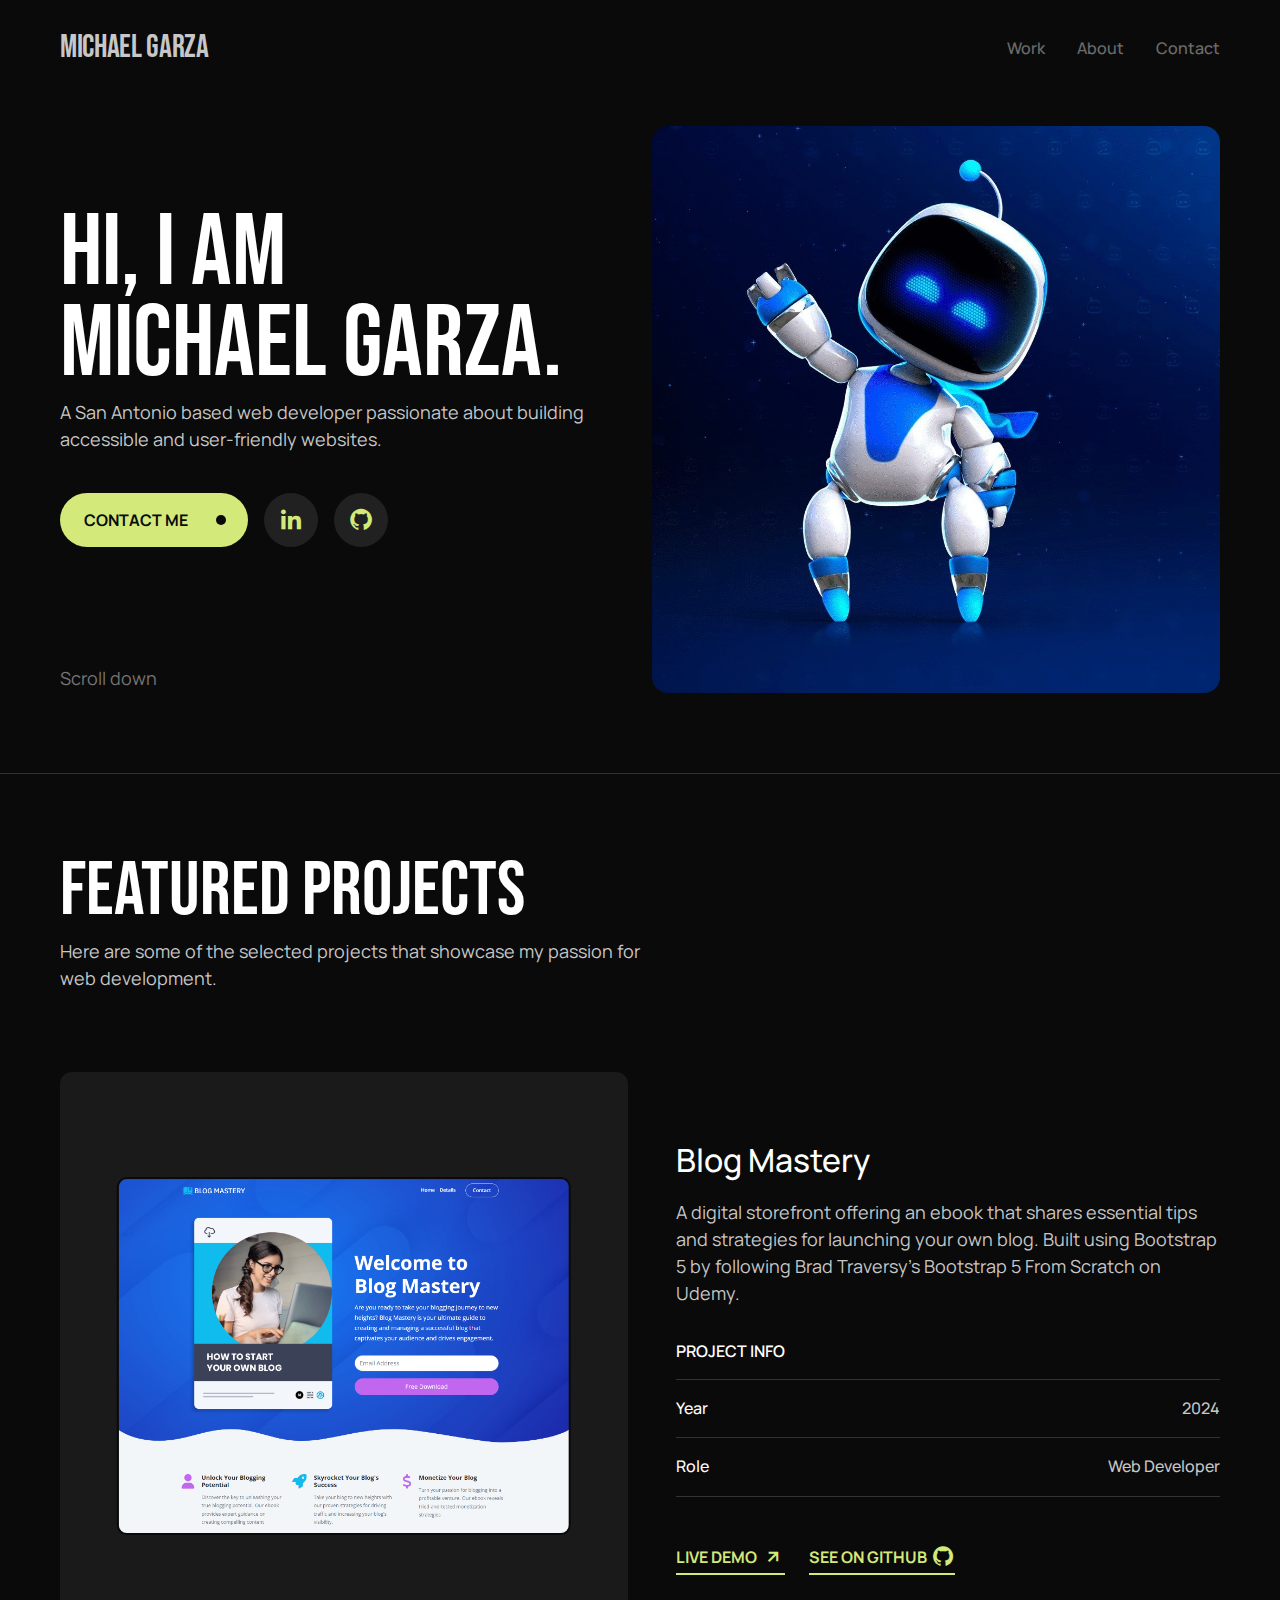
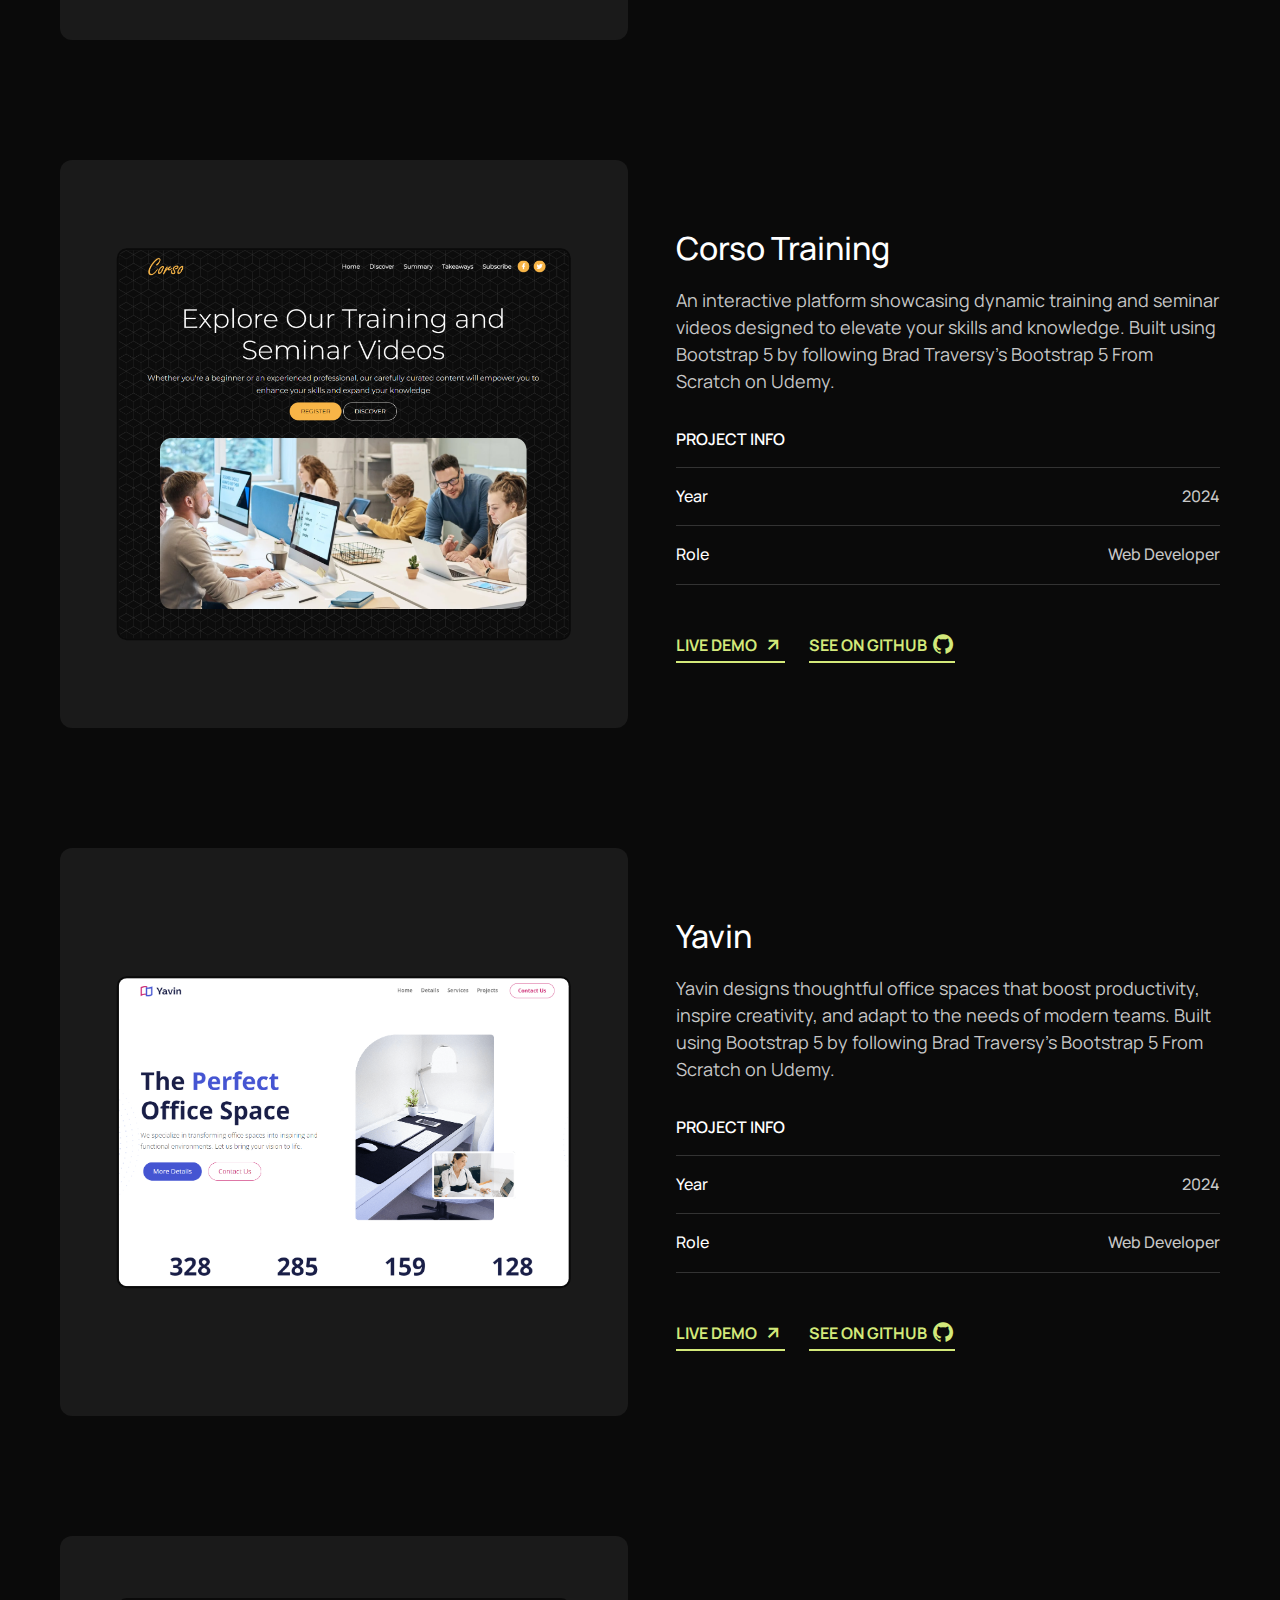
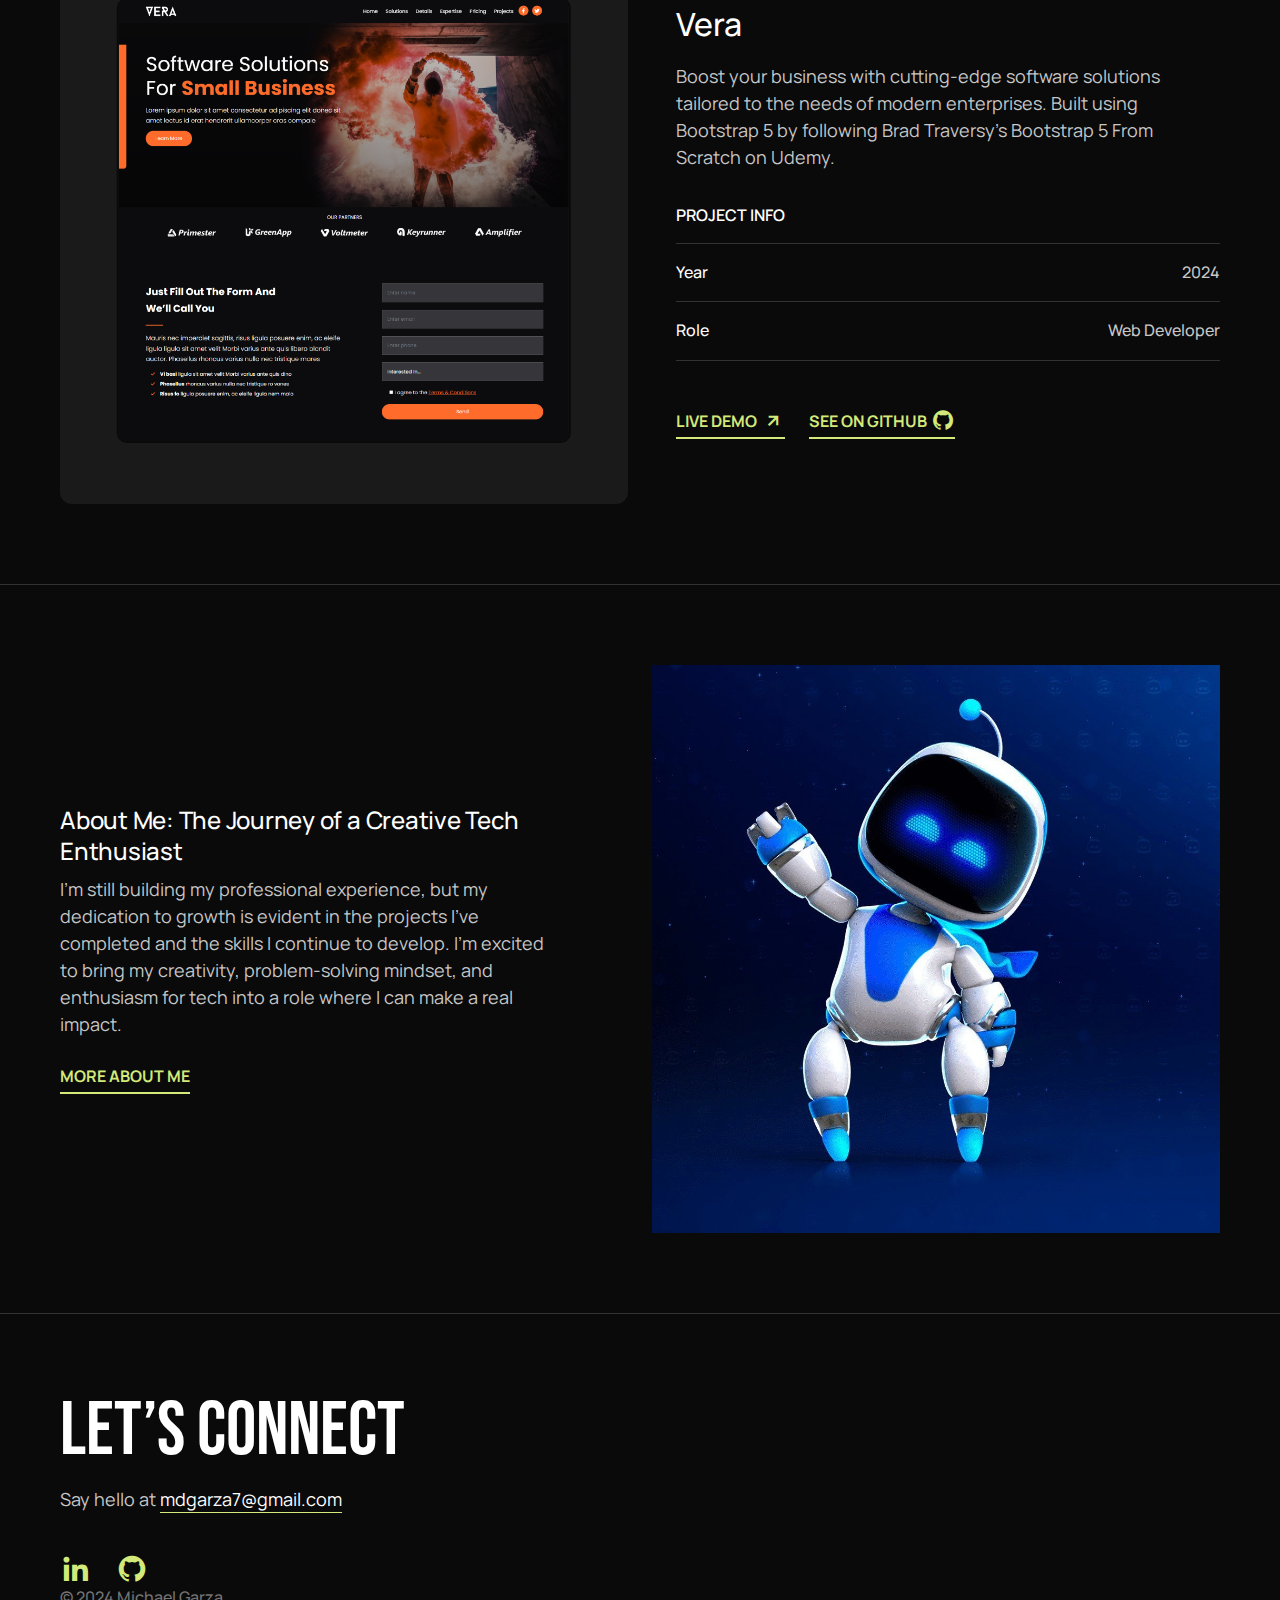
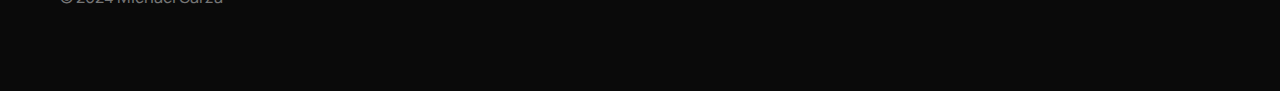
<file: index.html>
<!doctype html>
<html lang="en">

  <head>
    <!-- Set the character set for the document -->
    <meta charset="UTF-8" />

    <!-- Configure the viewport for responsive design -->
    <meta
      name="viewport"
      content="width=device-width, initial-scale=1.0"
    />

    <!-- Ensure proper rendering and compatibility with IE -->
    <meta
      http-equiv="X-UA-Compatible"
      content="ie=edge"
    />

    <!-- Set the title of the document -->
    <title>Michael Garza | Home</title>

    <!-- Link to the boxicons for icons -->
    <link
      href="https://unpkg.com/boxicons@2.1.4/css/boxicons.min.css"
      rel="stylesheet"
    />

    <!-- Link to the custom stylesheet -->
    <link
      rel="stylesheet"
      href="styles/general-styles.css"
    />
    <link
      rel="stylesheet"
      href="styles/home.css"
    />
  </head>

  <body>
    <!-- Header element containing navigation elements-->
    <header>
      <!-- Checkbox input for handling navigation state -->
      <input
        type="checkbox"
        id="nav-check"
      />
      <!-- Container for the head content -->
      <div class="nav-header">
        <!-- Navigation title-->
        <div class="nav-title">Michael Garza</div>
      </div>
      <!-- Continaer for the navigation links -->
      <div class="nav-links">
        <!-- Navigation links wrapped in a nav element -->
        <nav>
          <a
            href="#projects"
            class="active"
          > Work</a>
          <a href="#about"> About</a>
          <a href="#contact"> Contact</a>
        </nav>
      </div>
      <!-- Container for navigation button (burger menu) -->
      <div class="nav-btn">
        <!-- label associated with the checkbox for toggling the navigation -->
        <label for="nav-check">
          <!-- Span elements representing the burger menu lines-->
          <span></span>
          <span></span>
        </label>
      </div>
    </header>

    <!-- Main content section -->
    <main>
      <!-- hero section containing left and right sections -->
      <section class="hero-section container">
        <!-- Left section containing description and contact button -->
        <div class="col">
          <div class="hero__content">
            <!-- Heading with a span for styling -->
            <h1 class="heading-one">Hi, I am<br />Michael Garza.</h1>

            <!-- Description paragraph about the web developer -->
            <p class="color-offwhite">
              A San Antonio based web developer passionate about building
              accessible and user-friendly websites.
            </p>

            <!-- Container for the contact button and social buttons -->
            <div class="action-btn-container">
              <!-- Contact Me button with a dot icon -->
              <a
                href="mailto:mdgarza7@gmail.com"
                class="btn-primary"
              >
                <span class="text-action">Contact Me</span>

                <span class="btn__dot">
                  <i class="bx bx-up-arrow-alt"></i>
                </span>
              </a>

              <!-- Social buttons container -->
              <!-- LinkedIn social icon -->
              <a
                href="https://www.linkedin.com/in/michael-garza-082220288/"
                class="btn-social"
              >
                <i class="bx bxl-linkedin"></i>
              </a>

              <!-- Github social icon -->
              <a
                href="https://github.com/BashfulCoder7"
                class="btn-social"
              >
                <i class="bx bxl-github"></i>
              </a>
            </div>
          </div>
          <div class="hero__scroll">
            <p class="color-light-gray">Scroll down</p>
          </div>
        </div>

        <!-- Right section containing an image -->
        <div class="col">
          <!-- Image of the web developer -->
          <img
            class="hero__img"
            src="./images/astro-bot.jpg"
            alt="Michael Garza"
          />
        </div>
      </section>

      <div class="divider"></div>

      <!-- Section for the projects -->
      <section
        class="projects-section container"
        id="projects"
      >
        <div class="projects__header">
          <h2 class="heading-two">Featured Projects</h2>
          <p class="color-offwhite">
            Here are some of the selected projects that showcase my passion for
            web development.
          </p>
        </div>

        <div class="project__card-list">
          <div class="project__card">
            <a
              href="https://ebook-website-gray-five.vercel.app/"
              class="project__image__link"
            >
              <div class="project__image__container">
                <figure class="project__image__wrapper">
                  <img
                    src="./images/blog.png"
                    alt="Promotional landing page"
                  />
                </figure>
              </div>
            </a>

            <div class="project__body">
              <h3 class="project__title heading-three">
                Blog Mastery
              </h3>
              <p class="project__description">
                A digital storefront offering an ebook that shares essential 
                tips and strategies for launching your own blog. Built using 
                Bootstrap 5 by following Brad Traversy's Bootstrap 5 From 
                Scratch on Udemy.
              </p>
              <div class="project__info">
                <h3 class="project__info__title heading-five">Project Info</h3>
                <ul class="project__info__list">
                  <li class="project__info__item">
                    <div class="body-small">Year</div>
                    <div class="color-offwhite body-small">2024</div>
                  </li>
                  <li class="project__info__item">
                    <div class="body-small">Role</div>
                    <div class="color-offwhite body-small">
                      Web Developer
                    </div>
                  </li>
                </ul>
              </div>
              <div class="project__action">
                <a
                  href="https://ebook-website-gray-five.vercel.app/"
                  class="link-primary"
                >
                  Live Demo
                  <i class="bx bx-up-arrow-alt"></i>
                </a>
                <a
                  href="https://github.com/BashfulCoder7/ebook-website"
                  class="link-primary"
                >
                  See on Github
                  <i class="bx bxl-github"></i>
                </a>
              </div>
            </div>
          </div>

          <div class="project__card">
            <a
              href="https://corso-training-eight.vercel.app/"
              class="project__image__link"
            >
              <div class="project__image__container">
                <!-- <span class="project__tag">Conceptual Work </span> -->
                <figure class="project__image__wrapper">
                  <img
                    src="./images/corso.png"
                    alt="Blog site landing page"
                  />
                </figure>
              </div>
            </a>

            <div class="project__body">
              <h3 class="project__title heading-three">
                Corso Training
              </h3>
              <p class="project__description">
                An interactive platform showcasing dynamic training and seminar 
                videos designed to elevate your skills and knowledge. Built using 
                Bootstrap 5 by following Brad Traversy's Bootstrap 5 From 
                Scratch on Udemy.
              </p>
              <div class="project__info">
                <h3 class="project__info__title heading-five">Project Info</h3>
                <ul class="project__info__list">
                  <li class="project__info__item">
                    <div class="body-small">Year</div>
                    <div class="color-offwhite body-small">2024</div>
                  </li>
                  <li class="project__info__item">
                    <div class="body-small">Role</div>
                    <div class="color-offwhite body-small">
                      Web Developer
                    </div>
                  </li>
                </ul>
              </div>
              <div class="project__action">
                <a
                  href="https://corso-training-eight.vercel.app/"
                  class="link-primary"
                >
                  Live Demo
                  <i class="bx bx-up-arrow-alt"></i>
                </a>
                <a
                  href="https://github.com/BashfulCoder7/corso-training"
                  class="link-primary"
                >
                  See on Github
                  <i class="bx bxl-github"></i>
                </a>
              </div>
            </div>
          </div>

          <div class="project__card">
            <a
              href="https://yavin-website-nine.vercel.app/"
              class="project__image__link"
            >
              <div class="project__image__container">
                <figure class="project__image__wrapper">
                  <img
                    src="./images/yavin.png"
                    alt="Yavin screenshot"
                  />
                </figure>
              </div>
            </a>

            <div class="project__body">
              <h3 class="project__title heading-three">
                Yavin
              </h3>
              <p class="project__description">
                Yavin designs thoughtful office spaces that boost productivity, 
                inspire creativity, and adapt to the needs of modern teams. 
                Built using Bootstrap 5 by following Brad Traversy's Bootstrap 5 
                From Scratch on Udemy.
              </p>
              <div class="project__info">
                <h3 class="project__info__title heading-five">Project Info</h3>
                <ul class="project__info__list">
                  <li class="project__info__item">
                    <div class="body-small">Year</div>
                    <div class="color-offwhite body-small">2024</div>
                  </li>
                  <li class="project__info__item">
                    <div class="body-small">Role</div>
                    <div class="color-offwhite body-small">
                      Web Developer
                    </div>
                  </li>
                </ul>
              </div>
              <div class="project__action">
                <a
                  href="https://yavin-website-nine.vercel.app/"
                  class="link-primary"
                >
                  Live Demo
                  <i class="bx bx-up-arrow-alt"></i>
                </a>
                <a
                  href="https://github.com/BashfulCoder7/yavin-website"
                  class="link-primary"
                >
                  See on Github
                  <i class="bx bxl-github"></i>
                </a>
              </div>
            </div>
          </div>

          <div class="project__card">
            <a
              href="https://vera-website-phi.vercel.app/"
              class="project__image__link"
            >
              <div class="project__image__container">
                <figure class="project__image__wrapper">
                  <img
                    src="./images/vera.png"
                    alt="Vera screenshot"
                  />
                </figure>
              </div>
            </a>

            <div class="project__body">
              <h3 class="project__title heading-three">
                Vera
              </h3>
              <p class="project__description">
                Boost your business with cutting-edge software solutions 
                tailored to the needs of modern enterprises. Built using 
                Bootstrap 5 by following Brad Traversy's Bootstrap 5 From 
                Scratch on Udemy.
              </p>
              <div class="project__info">
                <h3 class="project__info__title heading-five">Project Info</h3>
                <ul class="project__info__list">
                  <li class="project__info__item">
                    <div class="body-small">Year</div>
                    <div class="color-offwhite body-small">2024</div>
                  </li>
                  <li class="project__info__item">
                    <div class="body-small">Role</div>
                    <div class="color-offwhite body-small">
                      Web Developer
                    </div>
                  </li>
                </ul>
              </div>
              <div class="project__action">
                <a
                  href="https://vera-website-phi.vercel.app/"
                  class="link-primary"
                >
                  Live Demo
                  <i class="bx bx-up-arrow-alt"></i>
                </a>
                <a
                  href="https://github.com/BashfulCoder7/vera-website"
                  class="link-primary"
                >
                  See on Github
                  <i class="bx bxl-github"></i>
                </a>
              </div>
            </div>
          </div>
        </div>
        <!-- End of project__card-list -->
      </section>

      <div class="divider"></div>

      <!-- Section for short about -->
      <section
        class="home__about-section container"
        id="about"
      >
        <div class="home__about-section__content">
          <div class="home__about-section__content__body">
            <p class="heading-four">
              About Me: The Journey of a Creative Tech Enthusiast
            </p>
            <p class="color-offwhite">
              I’m still building my professional experience, but
              my dedication to growth is evident in the projects I’ve 
              completed and the skills I continue to develop. I’m excited to 
              bring my creativity, problem-solving mindset, and enthusiasm for 
              tech into a role where I can make a real impact.
            </p>
          </div>
          <a
            href="about.html"
            class="link-primary"
          > More about me </a>
        </div>
        <div>
          <img
            class="home__about-section__img"
            src="./images/astro-bot.jpg"
            alt="Michael Garza about image"
          />
        </div>
      </section>

      <div class="divider"></div>

      <!-- Section for the contact box -->
      <section
        class="contact-section container"
        id="contact"
      >
        <div class="contact-section__hearder">
          <h2 class="contact-section__hearder__title heading-two">
            Let’s connect
          </h2>
          <p class="color-offwhite">
            Say hello at
            <a
              class="text-underline"
              href="mailto:mdgarza7@gmail.com"
            >
              mdgarza7@gmail.com
            </a>
          </p>
          <!-- <p class="color-offwhite">
            For more info, here’s my
            <a
              class="text-underline"
              href="#"
            >resume</a>
          </p> -->
          <div class="contact-section__socials">
            <a
              href="https://www.linkedin.com/in/michael-garza-082220288/"
              class="social-icons"
            ><i class="bx bxl-linkedin"></i></a>
            <a
              href="https://github.com/BashfulCoder7"
              class="social-icons"
            ><i class="bx bxl-github"></i></a>
            <!-- <a href="#" class="social-icons"><i class="bx bxl-twitter"></i></a> -->
          </div>
        </div>
        <p class="contact-section__copyright body-small color-light-gray">
          © 2024 Michael Garza
        </p>

        <!-- <form
          class="contact-section__form"
          id="form"
        >
          <div class="form__control">
            <label
              class="form__label"
              for="fname"
            >
              Name
            </label>
            <input
              class="form__input"
              type="text"
              name="fname"
              id="fname"
            />
            <i class="bx bxs-check-circle"></i>
            <i class="bx bxs-error-circle"></i>
            <small></small>
          </div>
          <div class="form__control">
            <label
              class="form__label"
              for="email"
            >Email</label>
            <input
              type="email"
              class="form__input"
              id="email"
            />
            <i class="bx bxs-check-circle"></i>
            <i class="bx bxs-error-circle"></i>
            <small></small>
          </div>
          <div class="form__control">
            <label
              class="form__label"
              for="message"
            >Message</label>
            <textarea
              class="form__textarea"
              rows="5"
              name="message"
              id="message"
            ></textarea>
            <i class="bx bxs-check-circle"></i>
            <i class="bx bxs-error-circle"></i>
            <small></small>
          </div>
          <div class="form__control">
            <button class="btn-submit">
              <span class="text-action">Submit</span>
            </button>
          </div>
        </form> -->
      </section>
    </main>

    <script>
      /** smooth animation when clicking navigation links **/
      document.querySelectorAll("nav a").forEach((anchor) => {
        //  add listner to the click event of the nav
        anchor.addEventListener("click", function (e) {
          // prevent the default behaviour
          e.preventDefault();
          // grab the selection id of the clicked nav element and then scroll to that position
          document.querySelector(this.getAttribute("href")).scrollIntoView({
            behavior: "smooth",
          });
        });
      });

      /** Form validation **/
      const form = document.getElementById("form");
      const name = document.getElementById("fname");
      const email = document.getElementById("email");
      const message = document.getElementById("message");

      form.addEventListener("submit", (e) => {
        e.preventDefault();
        checkInputs();
      });

      function checkInputs() {
        //Get the value the form field.
        const nameValue = name.value.trim(); //trim to delete blank space.
        const emailValue = email.value.trim();
        const messageValue = message.value.trim();

        if (nameValue === "") {
          setErrorInput(name, "Name cannot be blank.");
        } else {
          setSuccessInput(name);
        }

        //###################################
        if (emailValue === "") {
          setErrorInput(email, "Email format error.");
        } else {
          validateEmail(emailValue) && setSuccessInput(email);
        }

        //###################################
        if (messageValue === "") {
          setErrorInput(message, "Message connot be blank.");
        } else {
          setSuccessInput(message);
        }
      }

      function setErrorInput(input, errorMessage) {
        const formControl = input.parentElement;
        const small = formControl.querySelector("small");
        small.innerText = errorMessage;
        formControl.className = "form__control error";
      }

      function setSuccessInput(input) {
        const formControl = input.parentElement;
        const small = formControl.querySelector("small");
        formControl.className = "form__control success";
        small.innerText = "";
      }

      function validateEmail(email) {
        let regular_expressions =
          /^(([^<>()\[\]\\.,;:\s@"]+(\.[^<>()\[\]\\.,;:\s@"]+)*)|(".+"))@((\[[0-9]{1,3}\.[0-9]{1,3}\.[0-9]{1,3}\.[0-9]{1,3}\])|(([a-zA-Z\-0-9]+\.)+[a-zA-Z]{2,}))$/;
        return regular_expressions.test(String(email).toLocaleLowerCase());
      }
    </script>
  </body>
</html>
</file>
<file: styles/general-styles.css>
/* Import the Bebas+Neue and Inter fonts from Google Fonts */
@import url("https://fonts.googleapis.com/css2?family=Bebas+Neue&family=Manrope:wght@400;500;600;700&display=swap");

/* Define custom color variables */
:root {
  --primary-color: #d3e97a;
  --neutral-black: #0a0a0a;
  --neutral-light-black: #1a1a1a;
  --neutral-dark-gray: #212121;
  --neutral-gray: #333;
  --neutral-light-gray: #757575;
  --neutral-white: #ffffff;
  --neutral-offwhite: #c7c7c7;
  --error-red: #e74c3c;
  --success-green: #2ecc71;
}

/* css reset */
/* remove default spacing */
/* force styling of type through styling, rather than elements */

*,
*::before,
*::after {
  box-sizing: border-box; /* makes sizing simpler */
  margin: 0;
  padding: 0;
  font: inherit;
}

html {
  scroll-behavior: smooth;
}

/* min body height */

body {
  min-height: 100vh;
  font-size: 18px;
  line-height: 1.5;
  font-family: "Manrope", sans-serif;
  background-color: var(--neutral-black);
  color: var(--neutral-white);
}

/* responsive images/videos */
img,
picture,
svg,
video {
  display: block;
  max-width: 100%;
}

/*----------------------------------------
 General Layout Style
----------------------------------------*/
.container {
  max-width: 1344px;
  width: 100%;
  margin: 0 auto;
  padding-left: 60px;
  padding-right: 60px;
}
.col {
  position: relative;
  display: flex;
  flex: 1;
}

.grid-2 {
  display: grid;
  grid-template-columns: repeat(2, 1fr);
  gap: 24px;
}

.divider {
  width: 100%;
  height: 1px;
  background: var(--neutral-gray);
}

/* adding space when there are multiple paragraphs */
p + p {
  margin-top: 10px;
}

/*----------------------------------------
 Typography
----------------------------------------*/
.heading-one {
  font-family: "Bebas Neue", sans-serif;
  font-size: 101px;
  line-height: 0.9;
}
.heading-two {
  font-family: "Bebas Neue", sans-serif;
  font-size: 76px;
  line-height: 1;
}
.heading-three {
  font-size: 32px;
  font-weight: 500;
  line-height: 1.4;
}
.heading-four {
  font-size: 24px;
  font-weight: 500;
  line-height: 1.3;
  letter-spacing: -0.01em;
}
.heading-five {
  font-size: 16px;
  font-weight: 600;
  line-height: 1.5;
  text-transform: uppercase;
}

.body-small {
  font-size: 16px;
  line-height: 1.6;
  font-weight: 500;
}
.text-action {
  font-size: 16px;
  font-weight: 700;
  line-height: 1; /* 16px or 100% */
  text-transform: uppercase;
}
.text-underline {
  color: var(--neutral-white);
  display: inline-block;
  position: relative;
  text-decoration: none;
}
.text-underline::before {
  content: "";
  position: absolute;
  width: 100%;
  height: 1px;
  background: var(--primary-color);
  bottom: 0;
}
.color-offwhite {
  color: var(--neutral-offwhite);
}
.color-light-gray {
  color: var(--neutral-light-gray);
}

/*----------------------------------------
 Buttons and links styles
----------------------------------------*/
.btn-primary {
  display: flex;
  position: relative;
  height: 54px;
  padding: 20px 6px 20px 24px;
  align-items: center;
  gap: 12px;
  border-radius: 100px;
  background: var(--primary-color);
  color: var(--neutral-black);
  text-decoration: none;
  transition:
    transform 0.2s ease-in-out,
    background 0.2s ease-in-out;
}
.btn-primary .btn__dot {
  width: 42px;
  height: 42px;
  display: flex;
  justify-content: center;
  align-items: center;
  position: relative;
}
.btn-primary .btn__dot::before {
  content: "";
  display: block;
  position: absolute;
  background: var(--neutral-black);
  width: 10px;
  height: 10px;
  border-radius: 100px;
  transition: transform 0.2s ease;
}
.btn-primary .btn__dot i {
  font-size: 16px;
  opacity: 0;
  color: var(--neutral-white);
  transition:
    transform 0.2s ease,
    opacity 0.2s ease;
}
.btn-primary .btn__dot i.bx-up-arrow-alt {
  rotate: 45deg;
}
/* hover style */
.btn-primary:hover {
  background: var(--neutral-white);
}
.btn-primary:hover .btn__dot::before {
  transform: scale(4.2);
}
.btn-primary:hover .btn__dot i {
  opacity: 1;
  transform: scale(1.5);
}

.btn-social {
  display: flex;
  align-items: center;
  justify-content: center;
  width: 54px;
  height: 54px;
  border-radius: 50%;
  color: var(--primary-color);
  background-color: var(--neutral-dark-gray);
  font-size: 26px;
  transition: background-color 0.2s ease;
  text-decoration: none;
}

/* Styles for the social icon on hover */
.btn-social:hover {
  background-color: var(--neutral-gray);
}

.social-icons {
  display: flex;
  font-size: 32px;
  text-decoration: none;
  color: var(--primary-color);
  transition: color 0.2s ease;
}
.social-icons:hover {
  color: var(--neutral-white);
}

.link-primary {
  font-size: 16px;
  font-weight: 700;
  line-height: 1.5; /* 16px or 100% */
  text-transform: uppercase;
  color: var(--primary-color);
  text-decoration: none;
  display: inline-flex;
  align-items: center;
  gap: 4px;
  position: relative;
  padding-bottom: 6px;
}
.link-primary::after {
  content: "";
  position: absolute;
  width: 100%;
  height: 2px;
  background-color: var(--primary-color);
  bottom: 0;
  transform-origin: left;
  transition: transform 0.25s ease;
}
.link-primary i {
  font-size: 24px;
}
.link-primary i.bx-up-arrow-alt {
  transform: rotate(45deg);
}
.link-primary:hover::after {
  transform: scaleX(0);
  transform-origin: right;
}

.action-btn-container {
  display: flex;
  gap: 16px;
}

/*----------------------------------------
 Header styles
----------------------------------------*/
header {
  position: relative;
  width: auto;
  position: relative;
  display: flex;
  padding: 24px 60px;
  justify-content: space-between;
  align-items: center;
  z-index: 99;
}

/* Styles for the navigation title in the header */
header .nav-title {
  color: var(--neutral-offwhite);
  font-family: "Bebas Neue", sans-serif;
  font-size: 32px;
  line-height: 1.5;
  letter-spacing: -0.01em;
  z-index: 2;
}

/* Styles for the navigation title button (burger menu) */
header .nav-btn {
  display: none;
}

/* Styles for navigation links in the header */
header .nav-links nav {
  display: flex;
  gap: 32px;
}

/* Styles for individual navigation links */
header .nav-links a {
  text-decoration: none;
  color: var(--neutral-white);
  font-size: 16px;
  font-weight: 500;
  line-height: 1.5; /* 150% / 24px */
  opacity: 0.4;
  transition: opacity 0.15s ease;
}

/* Styles for active and hover states of navigation links */
/* header .nav-links a.active, */
header .nav-links a:hover {
  opacity: 1;
}

/* Styles for elements related to navigation check and call-to-action button */
header #nav-check {
  display: none;
}

/*----------------------------------------
 Contact section styles
----------------------------------------*/
/* Styling the main contact box */
.contact-section {
  display: grid;
  padding-top: 80px;
  padding-bottom: 80px;
  grid-template-columns: repeat(2, 1fr);
  grid-template-areas:
    "header form"
    "copyright form";
}
.contact-section__header {
  grid-area: header;
}
.contact-section__hearder__title {
  margin-bottom: 16px;
}
.contact-section__copyright {
  grid-area: copyright;
  margin-top: auto;
}
.contact-section__form {
  display: grid;
  gap: 24px;
  grid-area: form;
}
.form__control {
  position: relative;
}
.form__label {
  display: block;
  margin-bottom: 8px;
  font-size: 16px;
  line-height: 1.6;
  font-weight: 500;
  color: var(--neutral-offwhite);
}
.form__input {
  position: relative;
  outline: none;
  display: block;
  width: 100%;
  border-radius: 4px;
  padding: 12px 16px;
  background-color: var(--neutral-light-black);
  color: var(--neutral-white);
  transition: background 0.2s ease;
  border: 2px solid transparent;
}
.form__input:hover {
  background-color: var(--neutral-dark-gray);
}
.form__input:focus,
.form__input:active,
.form__input:focus-visible {
  background-color: var(--neutral-dark-gray);
  border: 2px solid var(--primary-color);
}

.form__textarea {
  position: relative;
  outline: none;
  display: block;
  width: 100%;
  border-radius: 4px;
  padding: 12px 16px;
  background-color: var(--neutral-light-black);
  color: var(--neutral-white);
  transition: background 0.2s ease;
  border: 2px solid transparent;
}
.form__textarea:hover {
  background-color: var(--neutral-dark-gray);
}
.form__textarea:focus,
.form__textarea:active,
.form__textarea:focus-visible {
  background-color: var(--neutral-dark-gray);
  border: 2px solid var(--primary-color);
}
.btn-submit {
  outline: none;
  border: none;
  display: flex;
  position: relative;
  height: 54px;
  padding: 20px 40px;
  align-items: center;
  gap: 12px;
  border-radius: 100px;
  background: var(--primary-color);
  color: var(--neutral-black);
  text-decoration: none;
  transition: background 0.2s ease-in-out;
  cursor: pointer;
  margin-top: 16px;
}
.btn-submit:hover,
.btn-submit:focus {
  background-color: var(--neutral-white);
}
.btn-submit:focus {
  outline: 2px solid var(--primary-color);
  outline-offset: 4px;
}

.form__control.error small {
  color: var(--error-red);
  visibility: visible;
  font-size: 16px;
  line-height: 1.2;
  margin-top: 8px;
  display: block;
}
.form__control.error .form__input,
.form__control.error .form__textarea,
.form__control.error .form__input:focus,
.form__control.error .form__textarea:focus,
.form__control.error .form__input:focus-visible,
.form__control.error .form__textarea:focus-visible {
  border-color: var(--error-red);
}
.form__control i {
  font-size: 26px;
  position: absolute;
  top: 46px;
  right: 16px;
  visibility: hidden;
}
.form__control.success i.bxs-check-circle {
  visibility: visible;
  color: var(--success-green);
}

.form__control.error i.bxs-error-circle {
  visibility: visible;
  color: var(--error-red);
}

.contact-section__socials {
  margin-top: 40px;
  display: flex;
  gap: 24px;
}

/* Media query for responsive design */
@media (max-width: 768px) {
  /*--------------------
  General Layout Style
  --------------------*/
  .container {
    padding: 0 16px;
  }
  .grid-2 {
    grid-template-columns: auto;
    gap: 12px;
  }
  /*--------------------
  Typography
  --------------------*/
  body {
    font-size: 16px;
    line-height: 1.6;
    padding-top: 76px; /* padding top the size of header so that it doesn't overlap */
  }
  .heading-one {
    font-size: 57px;
    line-height: 1;
  }
  .heading-two {
    font-size: 43px;
  }
  .heading-three {
    font-size: 24px;
    line-height: 1.4;
  }
  .heading-four {
    font-size: 18px;
  }

  .text-action {
    font-size: 14px;
  }

  /*----------------------------------------
  Buttons and links styles
  ----------------------------------------*/
  .btn-primary {
    height: 48px;
    padding: 0 5px 0 16px;
  }
  .btn-primary .btn__dot {
    width: 42px;
    height: 42px;
    display: flex;
    justify-content: center;
    align-items: center;
    position: relative;
  }
  .btn-primary .btn__dot::before {
    transform: scale(4.2);
  }
  .btn-primary .btn__dot i {
    opacity: 1;
    transform: scale(1.5);
  }

  .link-primary {
    font-size: 14px;
  }
  .link-primary i {
    font-size: 22px;
  }

  /*--------------------
  Header Styles Mobile
  --------------------*/
  header {
    padding: 16px;
    position: fixed;
    top: 0;
    width: 100%;
    background-color: var(--neutral-black);
  }

  /* Adjust position of nav-title for smaller screens */
  header .nav-title {
    position: relative;
    font-size: 28px;
    line-height: 1; /* 28px */
    letter-spacing: -0.01em;
  }

  /* Styles for the navigation button (burger menu) */
  header .nav-btn {
    display: block;
    position: relative;
  }
  /* Styles for the label wrapping the burger menu icon */
  header .nav-btn label {
    display: block;
    width: 44px;
    height: 44px;
    cursor: pointer; /* Add cursor:pointer to indicate it's clickable */
  }

  /* Styles for the individual spans representing burger menu lines */
  header .nav-btn label span {
    display: block;
    position: absolute;
    left: 50%;
    top: 50%;
    width: 32px;
    height: 2px;
    transform: translate(-50%, -6px);
    background-color: var(--neutral-offwhite);
    transition: 0.3s;
  }
  header .nav-btn label span + span {
    transform: translate(-50%, 6px);
  }

  /* Styles for the navigation links container */
  header .nav-links {
    position: absolute;
    display: flex;
    align-items: center;
    justify-content: center;
    width: 100%;
    background-color: var(--neutral-light-black);
    inset: 0;
    height: 100dvh;
    height: 100vh;
    transition: transform 0.3s ease;
    isolation: isolate;
    padding: 24px;
  }

  header .nav-links nav {
    flex-direction: column;
    gap: 40px;
    width: 100%;
    align-items: center;
  }

  /* Styles for individual navigation links in smaller screens */
  header .nav-links a {
    font-size: 24px;
    opacity: 1;
  }
  /* Styles for burger-to-X transformation when the navigation is checked */
  header #nav-check:checked ~ .nav-btn label span:nth-child(1) {
    transform-origin: center;
    transform: translate(-50%, 0) rotate(-45deg);
  }

  header #nav-check:checked ~ .nav-btn label span:nth-child(2) {
    transform-origin: center;
    transform: translate(-50%, 0) rotate(45deg);
  }
  /* Styles for expanding and collapsing the navigation links */
  header #nav-check:not(:checked) ~ .nav-links {
    transform: translateY(-100%);
  }

  header #nav-check:checked ~ .nav-links {
    transform: translateY(0);
  }

  /*----------------------------------------
  Contact section styles
  ----------------------------------------*/
  /* Styling the main contact box */
  .contact-section {
    padding-top: 64px;
    padding-bottom: 64px;
    grid-template-columns: auto;
    grid-template-areas:
      "header"
      "form"
      "copyright";
    row-gap: 64px;
  }
  .form__input,
  .form__textarea {
    padding: 10px 16px;
  }
  .btn-submit {
    margin-top: 8px;
  }
  .form__control.error small {
    font-size: 14px;
  }
  .form__control i {
    font-size: 24px;
    top: 44px;
  }
}
</file>
<file: styles/home.css>
/*----------------------------------------
 Hero section style
----------------------------------------*/
/* Styles for the welcome section */
.hero-section {
  display: flex;
  justify-content: space-between;
  align-items: stretch;
  gap: 24px;
  padding-top: 30px;
  padding-bottom: 80px;
}

/* Styles for the welcome section description */
.hero__content {
  max-width: 544px;
  align-self: center;
  padding-bottom: 64px;
}

.hero__content h1 {
  margin-bottom: 8px;
}

.hero__content p {
  margin-bottom: 40px;
}

.hero__scroll {
  position: absolute;
  bottom: 0;
  /* pointer-events: none; */
  height: 28px;
  overflow: hidden;
}
.hero__scroll p {
  animation: scroll-down 3s infinite;
}
@keyframes scroll-down {
  0% {
    transform: translateY(-150%);
  }
  30%,
  70% {
    transform: translateY(0);
  }
  100% {
    transform: translateY(150%);
  }
}

.hero__img {
  border-radius: 16px;
  width: 100%;
  height: auto;
  flex-shrink: 0;
  object-fit: cover;
}

/*----------------------------------------
   Projects Styles
  ----------------------------------------*/
.projects-section {
  padding-top: 80px;
  padding-bottom: 80px;
}

.projects__header {
  max-width: 600px;
  width: 100%;
  margin-bottom: 80px;
}

.projects__header h2 {
  margin-bottom: 8px;
}

.project__card-list {
  display: grid;
  gap: 120px;
}

.project__card {
  display: grid;
  grid-template-columns: repeat(2, 1fr); /* Two columns */
  gap: 24px;
}
.project__image__link {
  display: block;
  text-decoration: none;
}
.project__image__container {
  width: 100%;
  padding-top: 100%;
  border-radius: 12px;
  background: var(--neutral-light-black);
  position: relative;
  transition: background 0.25s ease;
}
.project__tag {
  display: inline-block;
  position: absolute;
  font-size: 14px;
  line-height: 1.5;
  padding: 8px 16px;
  border-radius: 100px;
  color: var(--neutral-white);
  background: var(--neutral-black);
  top: 16px;
  left: 16px;
}
.project__image__wrapper {
  position: absolute;
  top: 50%;
  left: 50%;
  transform: translate(-50%, -50%);
  border: 2px solid var(--neutral-black);
  border-radius: 10px;
  width: 80%;
  overflow: hidden;
  transition: transform 0.6s ease;
}
.project__image__wrapper img {
  width: 100%;
  height: auto;
}
.project__image__link:hover .project__image__container {
  background: var(--neutral-dark-gray);
}
.project__image__link:hover .project__image__wrapper {
  transform: translate(-50%, -50%) scale(1.04);
}

.project__body {
  align-self: center;
  margin-left: 24px;
}

.project__title {
  color: var(--neutral-white);
  margin-bottom: 16px;
}

.project__description {
  color: var(--neutral-offwhite);
  margin-bottom: 32px;
}

.project__info {
  margin-bottom: 48px;
}
.project__info__title {
  margin-bottom: 16px;
}
.project__info__list {
  list-style-type: none;
}
.project__info__item {
  display: flex;
  width: 100%;
  justify-content: space-between;
  padding: 16px 0;
  border-bottom: 1px solid var(--neutral-gray);
}
.project__info__item:first-child {
  border-top: 1px solid var(--neutral-gray);
}

.project__action {
  display: flex;
  gap: 24px;
}

/*----------------------------------------
   About section styles
  ----------------------------------------*/
.home__about-section {
  display: grid;
  grid-template-columns: repeat(2, 1fr); /* Two columns */
  gap: 24px;
  padding-top: 80px;
  padding-bottom: 80px;
}
.home__about-section__content {
  max-width: 500px;
  align-self: center;
}
.home__about-section__content__body {
  margin-bottom: 24px;
}
.home__about-section__img {
  width: 100%;
  height: auto;
}

/* Media query for responsive design */
@media (max-width: 768px) {
  /*--------------------
    Hero Styles Mobile
    --------------------*/
  .hero-section {
    flex-direction: column;
    gap: 0;
    padding-top: 40px;
    padding-bottom: 64px;
  }
  .hero__content h1 {
    margin-bottom: 12px;
  }
  .hero__content p {
    margin-bottom: 32px;
  }
  .hero__scroll {
    display: none;
  }

  /*--------------------
    Projects Styles
    --------------------*/
  .projects-section {
    padding-top: 64px;
    padding-bottom: 64px;
  }
  .projects__header {
    margin-bottom: 64px;
  }
  .projects__header h2 {
    margin-bottom: 12px;
  }
  .project__card-list {
    display: grid;
    gap: 96px;
  }
  .project__card {
    grid-template-columns: auto; /* Two columns */
    gap: 40px;
  }
  .project__tag {
    font-size: 12px;
    padding: 6px 12px;
    top: 10px;
    left: 10px;
  }
  .project__body {
    margin-left: 0;
  }
  .project__info {
    margin-bottom: 40px;
  }

  /*----------------------------------------
    About section styles
    ----------------------------------------*/
  .home__about-section {
    display: grid;
    grid-template-columns: auto; /* Two columns */
    gap: 64px;
    padding-top: 64px;
    padding-bottom: 64px;
  }
}
</file>
